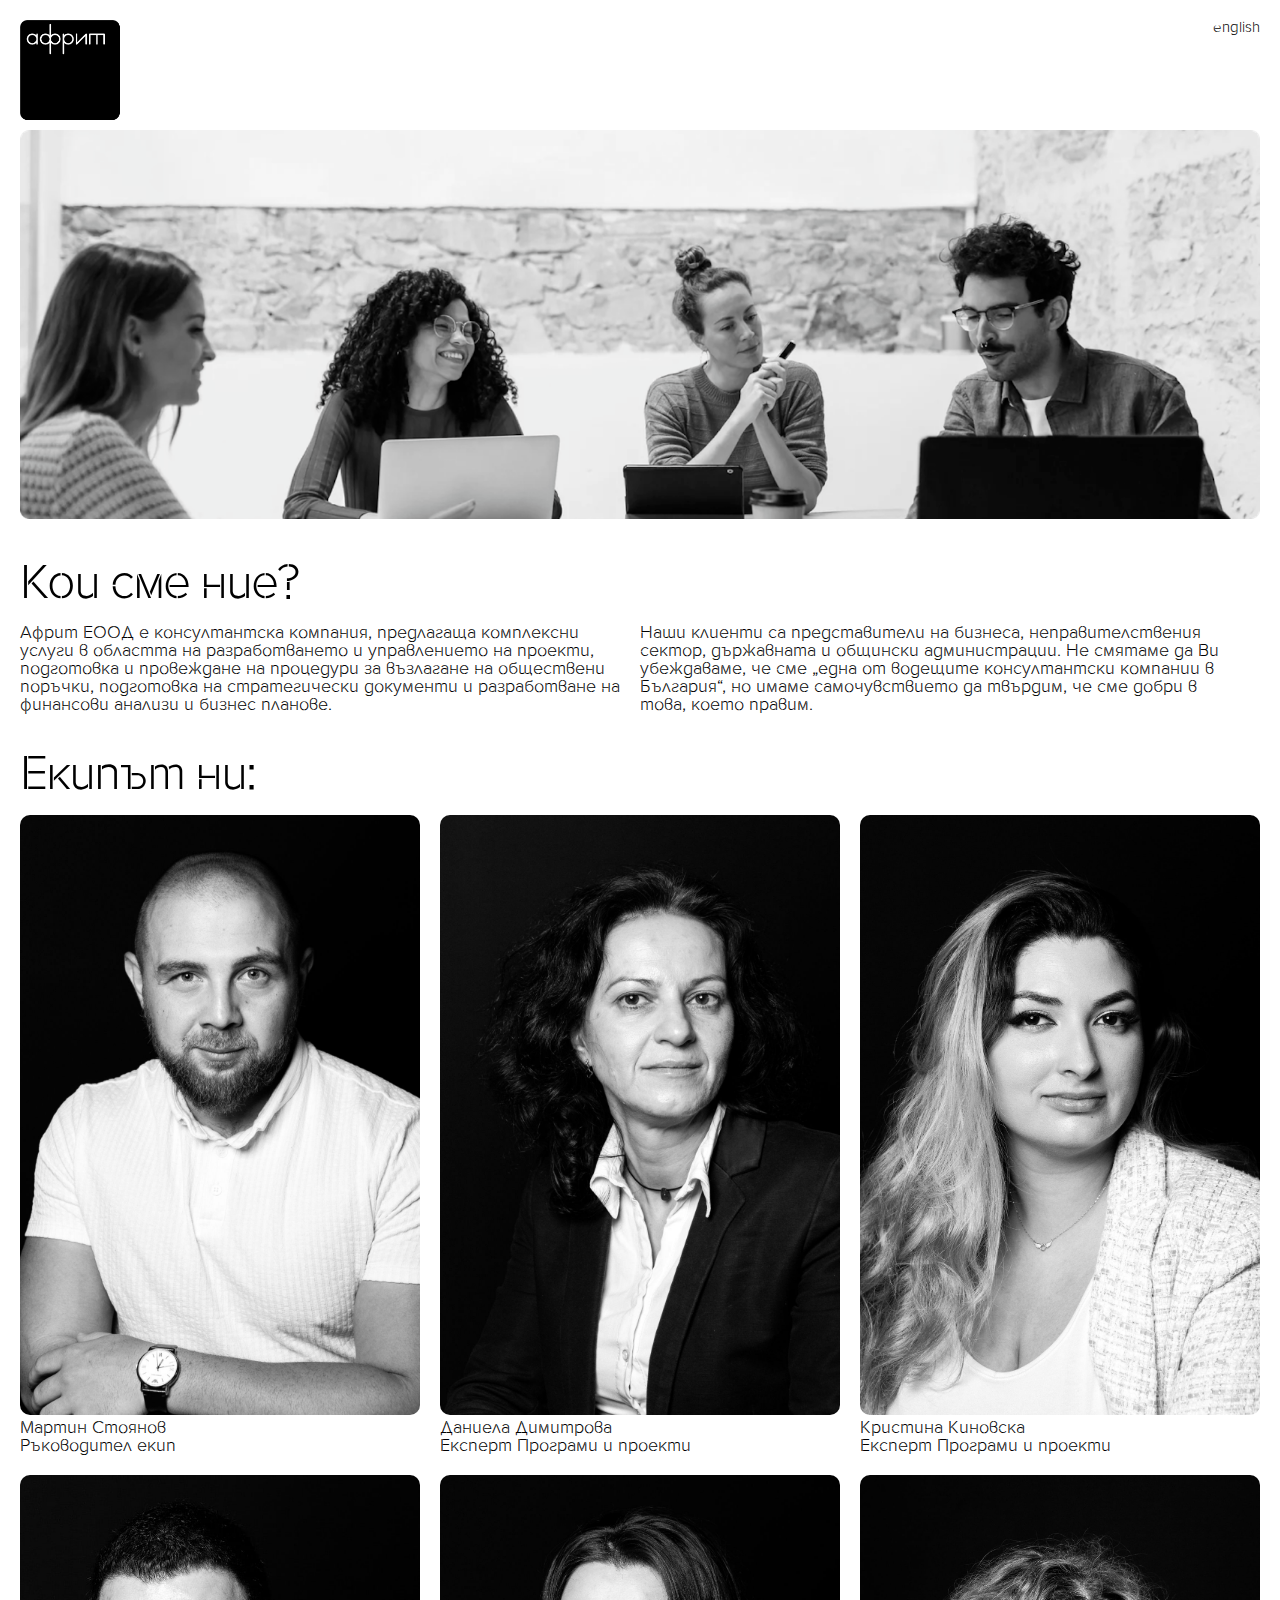
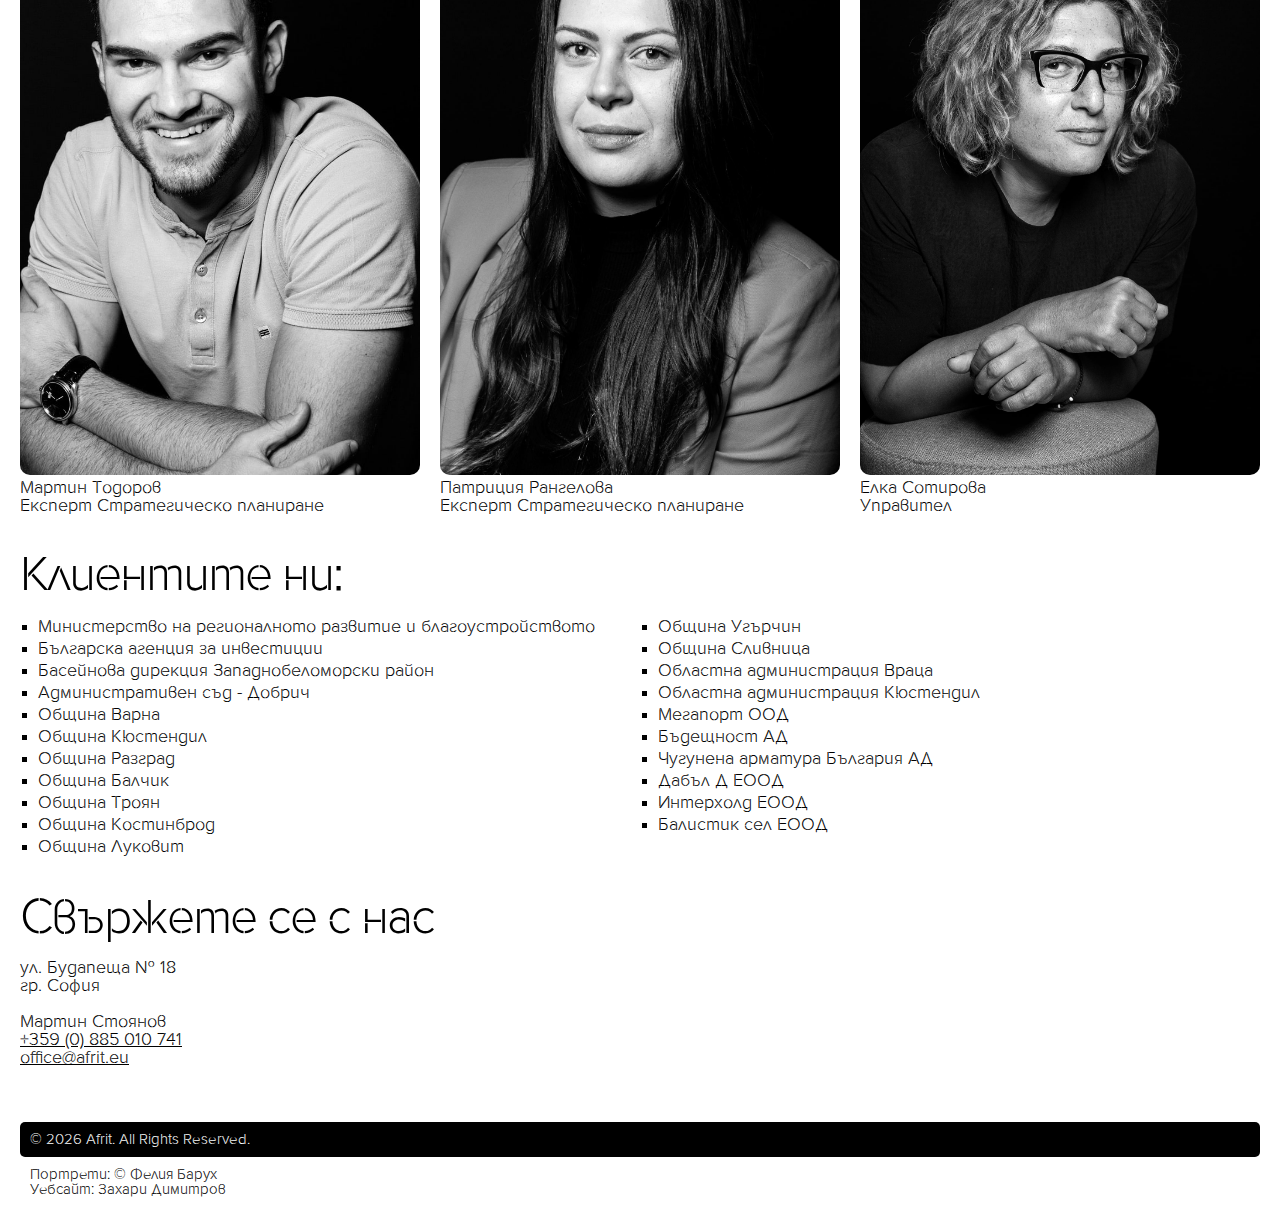
<file: index.html>
<!DOCTYPE html>
<html lang="bg">

<head>
    <meta charset="UTF-8" />
    <title>Африт</title>
    <meta name="viewport" content="width=device-width,initial-scale=1" />
    <meta name="description" content="АФРИТ - Консултантски услуги" />
    <!--  <link href="https://cdn.jsdelivr.net/npm/modern-normalize@v2.0.0/modern-normalize.min.css" rel="stylesheet">-->
    <link rel="stylesheet" type="text/css" href="style.css" />
    <link rel="apple-touch-icon" sizes="180x180" href="/apple-touch-icon.png">
<link rel="icon" type="image/png" sizes="32x32" href="/favicon-32x32.png">
<link rel="icon" type="image/png" sizes="16x16" href="/favicon-16x16.png">
<link rel="manifest" href="/site.webmanifest">
    <meta name="theme-color" content="">
    <meta property="og:title" content="Африт" />
    <meta property="og:description" content="" />
    <meta property="og:image" content="" />
    <meta name="twitter:card" content="" />
    <meta name="twitter:site" content="" />
    <meta name="twitter:title" content="" />
    <meta name="twitter:description" content="" />
    <meta name="twitter:image" content="" />
</head>

<body>
    <main>


        <a href="index.html"><img src="Logo.png" id="header"></a>



        <div class="lang">
            <a href="en/index.html" class="btn" id="bg" data-aos="fade-down">english</a>

            <!--    <a href="index.html" class="btn" id="en">EN</a>-->
        </div>

        <div class="who">
            <img src="img/first.png" />
            <p class="title">Кои сме ние?</p>
            <div class="row">
                <div class="column">Африт EООД е консултантска компания, предлагаща комплексни услуги в областта на разработването и управлението на проекти, подготовка и провеждане на процедури за възлагане на обществени поръчки, подготовка на стратегически документи и разработване на финансови анализи и бизнес планове.</div>
                <div class="column">Наши клиенти са представители на бизнеса, неправителствения сектор, държавната и общински администрации. Не смятаме да Ви убеждаваме, че сме „една от водещите консултантски компании в България“, но имаме самочувствието да твърдим, че сме добри в това, което правим.</div>
            </div>
        </div>

        <div class="team">
            <p class="title">Екипът ни:</p>
            <div class="container">
                <figure><img src="img/Мартин Стоянов.jpg"/><figcaption>Мартин Стоянов<br>Ръководител екип</figcaption></figure>
                <figure><img src="img/Даниела Димитрова.jpg"/><figcaption>Даниела Димитрова<br>Експерт Програми и проекти</figcaption></figure>
                <figure><img src="img/Кристина Киновска.jpg"/><figcaption>Кристина Киновска<br>Експерт Програми и проекти</figcaption></figure>
                
                
                <figure><img src="img/Мартин Тодоров.jpg"/><figcaption>Мартин Тодоров<br>Експерт Стратегическо планиране</figcaption></figure>
                
                <figure><img src="img/Патриция Рангелова.jpg"/><figcaption>Патриция Рангелова<br>Експерт Стратегическо планиране</figcaption></figure>
                <figure><img src="img/Ellie.jpg"/><figcaption>Елка Сотирова<br>Управител</figcaption></figure>

            </div>
        </div>
      

        <div class="clients">
            <p class="title">Клиентите ни:</p>

            <div class="clientlist">
                <ul>
                    <li>Министерство на регионалното развитие и благоустройството</li>
                    <li>Българска агенция за инвестиции</li>
                    <li>Басейнова дирекция Западнобеломорски район</li>
                    <li>Административен съд - Добрич</li>
                    <li>Община Варна</li>
                    <li>Община Кюстендил</li>
                    <li>Община Разград</li>
                    <li>Община Балчик</li>
                    <li>Община Троян</li>
                    <li>Община Костинброд</li>
                     <li>Община Луковит</li>
                    <li>Община Угърчин</li>
                    <li>Община Сливница</li>
                    <li>Областна администрация Враца</li>
                    <li>Областна администрация Кюстендил</li>
                    <li>Мегапорт ООД</li>
                    <li>Бъдещност АД</li>
                    <li>Чугунена арматура България АД</li>
                    <li>Дабъл Д ЕООД</li>
                    <li>Интерхолд ЕООД</li>
                    <li>Балистик сел ЕООД</li>
                </ul>
            </div>

        </div>

        <div class="contact">
            <p class="title">Свържете се с&nbsp;нас</p>
            <p>ул. Будапеща № 18<br>
гр. София<br><br>Мартин Стоянов<br>
                <a href="tel:+359885010741">+359 (0) 885 010 741</a><br>
                <a href = "mailto: &#111;&#102;&#102;&#105;&#099;&#101;&#064;&#097;&#102;&#114;&#105;&#116;&#046;&#101;&#117;">&#111;&#102;&#102;&#105;&#099;&#101;&#064;&#097;&#102;&#114;&#105;&#116;&#046;&#101;&#117;</a></p>
        </div>


    </main>

   
    
      <footer>
    © <script>
            document.write(new Date().getFullYear())

        </script> Afrit. All Rights Reserved.
    
    </footer>
    <p class="credits"><a href="https://pheliabarouh.com/" target="_blank">Портрети: © Фелия Барух</a><br><a href="https://zahari.xyz/" target="_blank">Уебсайт: Захари Димитров</a>
    </p>

    <script src="app.js"></script>
</body>

</html>
</file>
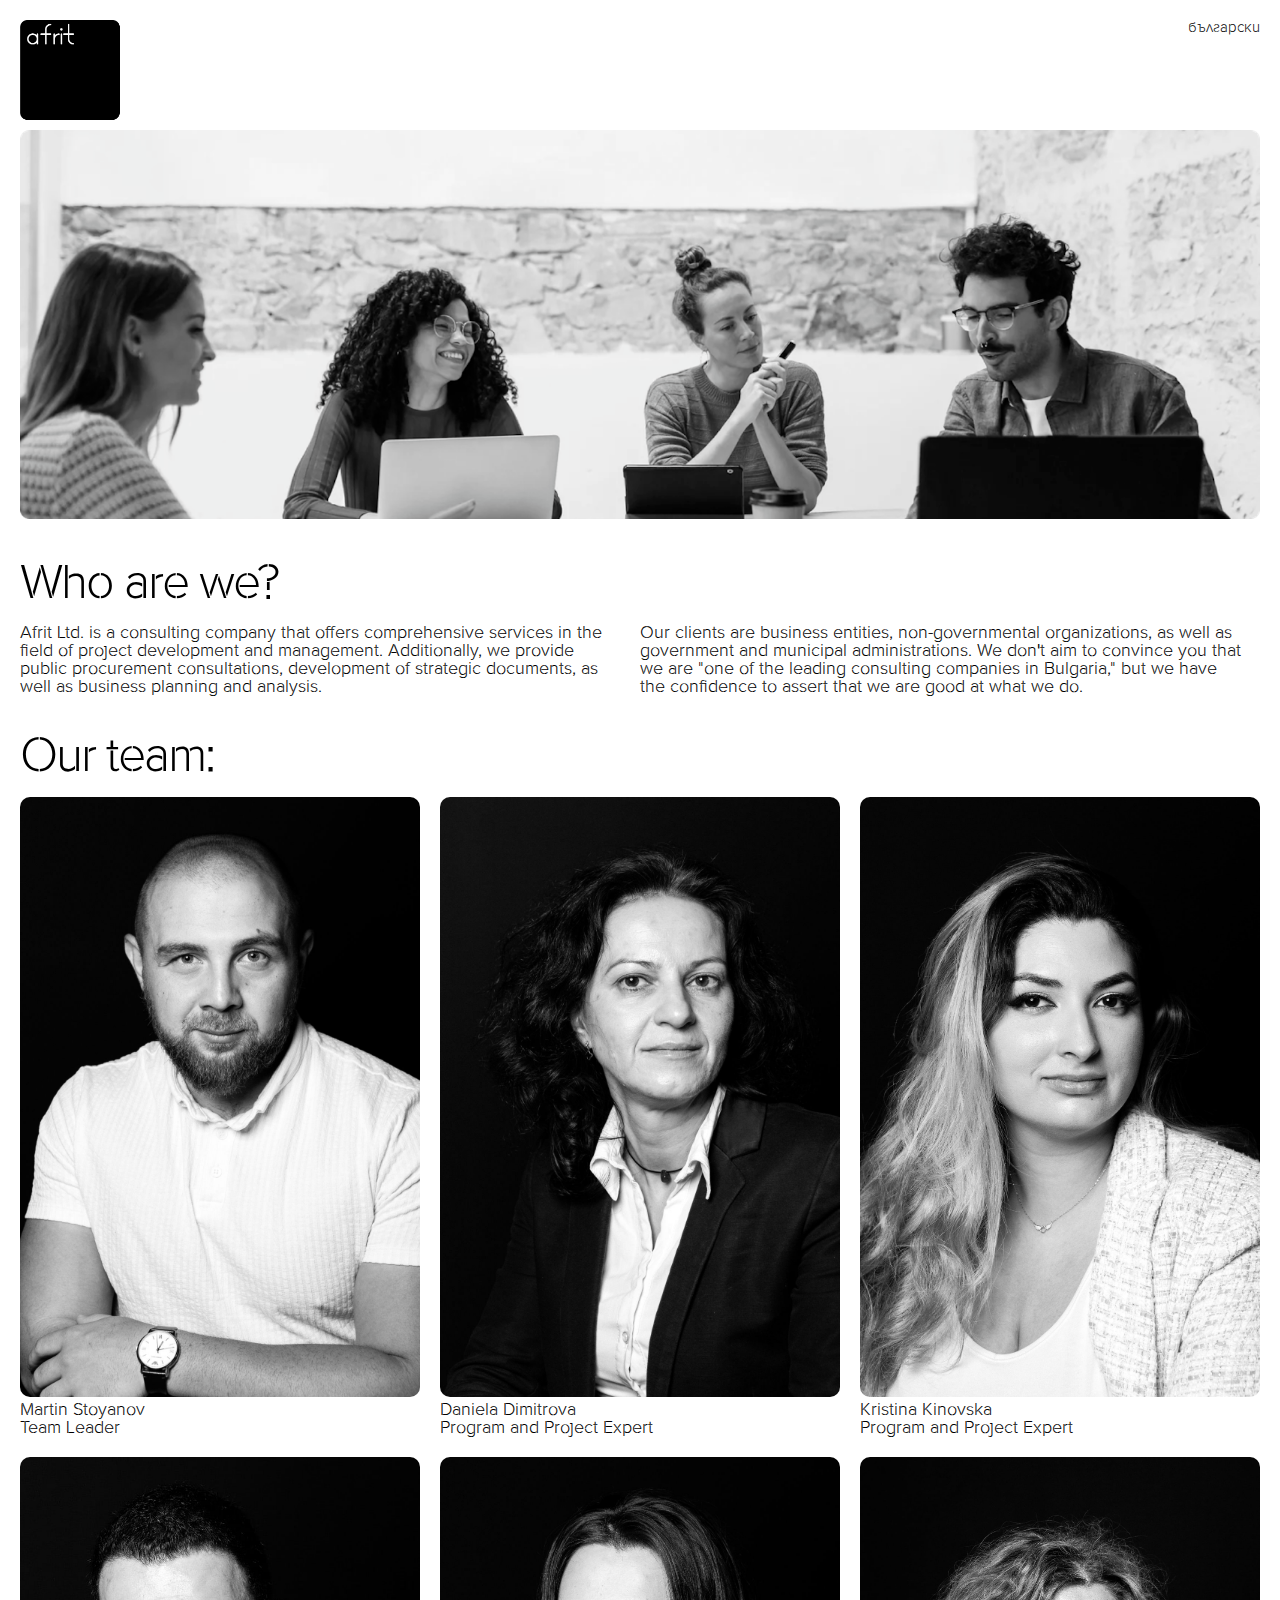
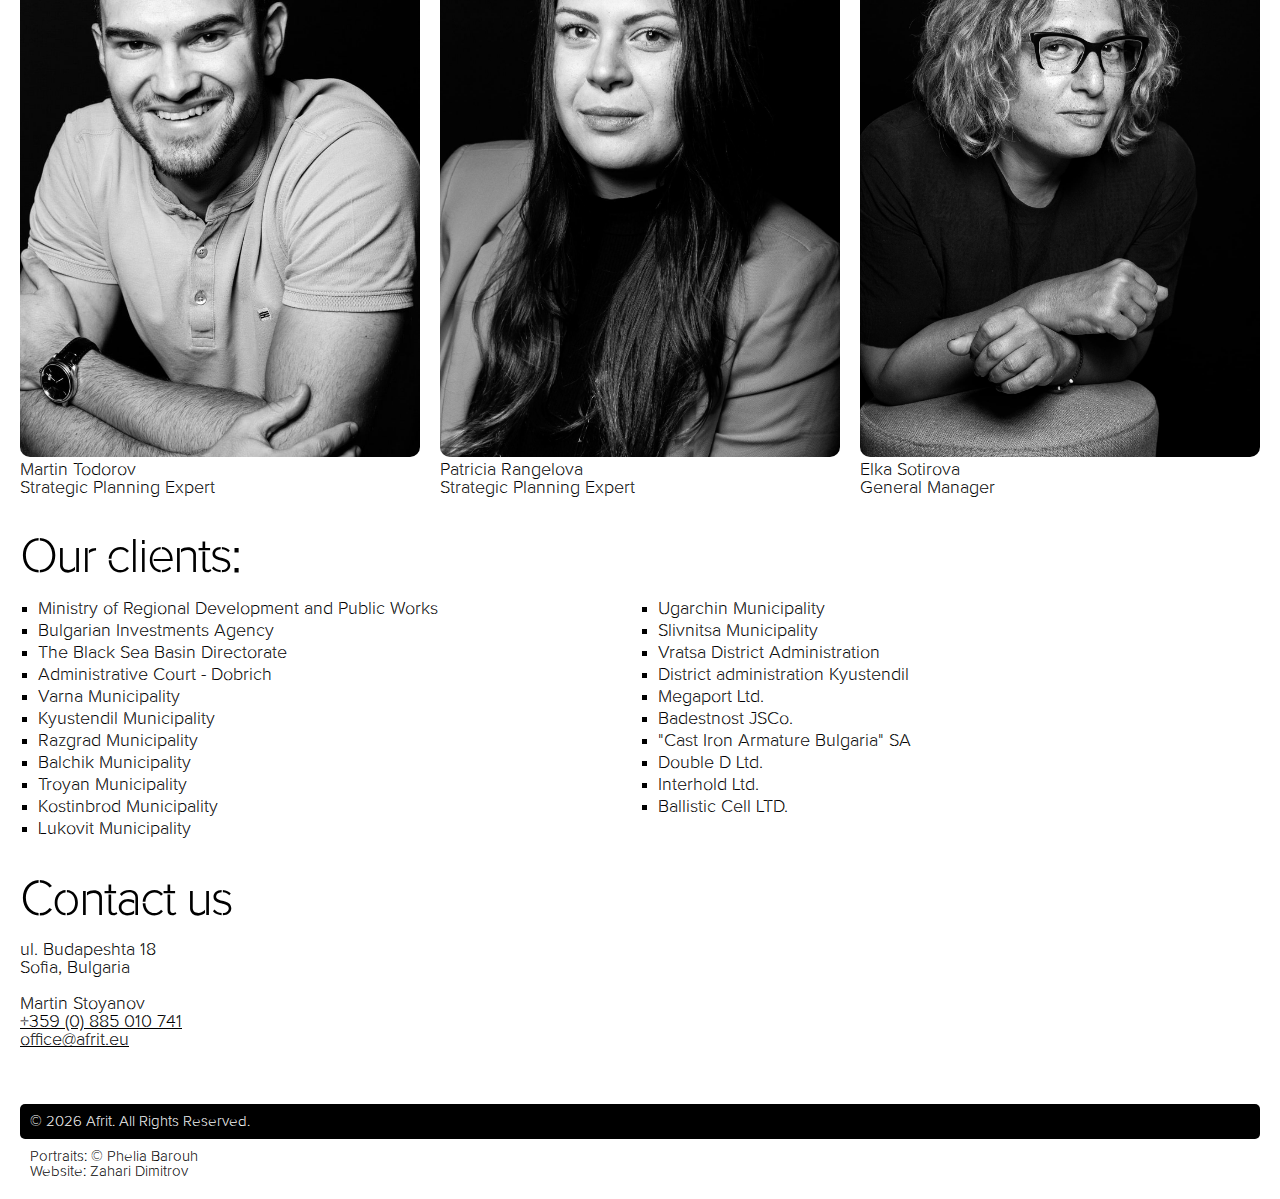
<file: en/index.html>
<!DOCTYPE html>
<html lang="en">

<head>
    <meta charset="UTF-8" />
    <title>Afrit</title>
    <meta name="viewport" content="width=device-width,initial-scale=1" />
    <meta name="description" content="AFRIT - Consulting Services" />
    <!--  <link href="https://cdn.jsdelivr.net/npm/modern-normalize@v2.0.0/modern-normalize.min.css" rel="stylesheet">-->
    <link rel="stylesheet" type="text/css" href="../style.css" />
    <link rel="apple-touch-icon" sizes="180x180" href="../apple-touch-icon.png">
<link rel="icon" type="image/png" sizes="32x32" href="../favicon-32x32.png">
<link rel="icon" type="image/png" sizes="16x16" href="../favicon-16x16.png">
<link rel="manifest" href="../site.webmanifest">
    <meta name="theme-color" content="">
    <meta property="og:title" content="Африт" />
    <meta property="og:description" content="" />
    <meta property="og:image" content="" />
    <meta name="twitter:card" content="" />
    <meta name="twitter:site" content="" />
    <meta name="twitter:title" content="" />
    <meta name="twitter:description" content="" />
    <meta name="twitter:image" content="" />
</head>

<body>
    <main>


        <a href="index.html"><img src="Logo_en.png" id="header"></a>

        <div class="lang">
            <a href="../index.html" class="btn" id="bg" data-aos="fade-down">български</a>

            <!--    <a href="index.html" class="btn" id="en">EN</a>-->
        </div>

        <div class="who">
            <img src="../img/first.png" />
            <p class="title">Who are we?</p>
            <div class="row">
                <div class="column">Afrit Ltd. is a consulting company that offers comprehensive services in the field of project development and management. Additionally, we provide public procurement consultations, development of strategic documents, as well as business planning and analysis.</div>
                <div class="column">Our clients are business entities, non-governmental organizations, as well as government and municipal administrations. We don't aim to convince you that we are "one of the leading consulting companies in Bulgaria," but we have the confidence to assert that we are good at what we do.</div>
            </div>
        </div>

        <div class="team">
            <p class="title">Our team:</p>
            <div class="container">
                <figure><img src="../img/Мартин Стоянов.jpg"/><figcaption>Martin Stoyanov<br>Team Leader</figcaption></figure>
                <figure><img src="../img/Даниела Димитрова.jpg"/><figcaption>Daniela Dimitrova<br>Program and Project Expert</figcaption></figure>
                <figure><img src="../img/Кристина Киновска.jpg"/><figcaption>Kristina Kinovska<br>Program and Project Expert</figcaption></figure>
                
                
                <figure><img src="../img/Мартин Тодоров.jpg"/><figcaption>Martin Todorov<br>Strategic Planning Expert</figcaption></figure>
                
                <figure><img src="../img/Патриция Рангелова.jpg"/><figcaption>Patricia Rangelova<br>Strategic Planning Expert</figcaption></figure>
                <figure><img src="../img/Ellie.jpg"/><figcaption>Elka Sotirova<br>General Manager</figcaption></figure>

            </div>
        </div>
      

        <div class="clients">
            <p class="title">Our clients:</p>

            <div class="clientlist">
                <ul>
                    <li>Ministry of Regional Development and Public Works</li>
                    <li>Bulgarian Investments Agency</li>
                    <li>The Black Sea Basin Directorate</li>
                    <li>Administrative Court - Dobrich</li>
                    <li>Varna Municipality</li>
                    <li>Kyustendil Municipality</li>
                    <li>Razgrad Municipality</li>
                    <li>Balchik Municipality</li>
                    <li>Troyan Municipality</li>
                    <li>Kostinbrod Municipality</li>
                     <li>Lukovit Municipality</li>
                    <li>Ugarchin Municipality</li>
                    <li>Slivnitsa Municipality</li>
                    <li>Vratsa District Administration</li>
                    <li>District administration Kyustendil</li>
                    <li>Megaport Ltd.</li>
                    <li>Badestnost JSCo.</li>
                    <li>"Cast Iron Armature Bulgaria" SA</li>
                    <li>Double D Ltd.</li>
                    <li>Interhold Ltd.</li>
                    <li>Ballistic Cell LTD.</li>
                </ul>
            </div>

        </div>

        <div class="contact">
            <p class="title">Contact us</p>
            <p>ul. Budapeshta 18<br>
Sofia, Bulgaria<br><br>Martin Stoyanov<br>
                <a href="tel:+359885010741">+359 (0) 885 010 741</a><br>
                <a href = "mailto: &#111;&#102;&#102;&#105;&#099;&#101;&#064;&#097;&#102;&#114;&#105;&#116;&#046;&#101;&#117;">&#111;&#102;&#102;&#105;&#099;&#101;&#064;&#097;&#102;&#114;&#105;&#116;&#046;&#101;&#117;</a></p>
        </div>


    </main>
  
    
    
    <footer>
    © <script>
            document.write(new Date().getFullYear())

        </script> Afrit. All Rights Reserved.
    
    </footer>
    <p class="credits"><a href="https://pheliabarouh.com/" target="_blank">Portraits: © Phelia Barouh </a><br><a href="https://zahari.xyz/" target="_blank">Website: Zahari Dimitrov</a>
    </p>

    <script src="../app.js"></script>
</body>

</html>
</file>
<file: style.css>
* {
    -webkit-font-smoothing: antialiased;
    -moz-osx-font-smoothing: grayscale;
    box-sizing: border-box;
    /*     padding: 10px;*/
}

::-moz-selection {
    /* Code for Firefox */
    color: white;
    background: black;
}

::selection {
    color: white;
    background: black;
}

body {
    margin: 20px;
}



@font-face {
    font-family: "Rafale";
    src: url("Rafale-BG.otf") format("opentype");
}

ul,
p {
    margin-block-start: 0;
    margin-block-end: 0;
}

#header {
    position: fixed;
    /* Fixed position - sit on top of the page */
    top: 20px;
    width: 100px;
    /* Full width */
    transition: 0.2s;
    z-index: 999999;
}


.lang {
    font-family: 'Rafale';
    display: inline-block;
    float: right;
    right: 0px;
    margin-right: 20px;
    top: 20px;
    z-index: 999999;
    position: absolute;
    font-size: 15px;

}

.lang a {
    text-decoration: none;
    color: black;
}



.lang a:visited {
    text-decoration: none;
    color: black;
}

.lang a:hover,
.lang a:focus {
    text-decoration: none;
    color: grey;
}

footer a {
    text-decoration: none;
    color: #fff;
}

footer a:visited {
    text-decoration: none;
    color: #fff;
}

footer a:hover,
footer a:focus {
    text-decoration: none;
    color: grey;
}

.title {
    /*    width:100%;*/
    font-family: 'Rafale';
    font-size: 50px;
    margin: 0;
    padding-bottom: 15px;
    padding-top: 35px;
    letter-spacing: -2px;
}

.who {
    margin-top: 130px;
    /*    margin-bottom: 40px;*/
}

.who img {
    max-inline-size: 100%;
    block-size: auto;
    min-width: 100%;
    pointer-events: none;
}

.column {
    float: left;
    width: 50%;
    padding-right: 1.2vw;
    font-family: 'Rafale';
    font-size: 18px;
}


.row:after {
    content: "";
    display: table;
    clear: both;
}




figcaption {
    font-family: 'Rafale';
    font-size: 18px;
}

.container {
    display: grid;
    grid-template-columns: 1fr 1fr 1fr;
    grid-template-rows: 1fr 1fr;
    grid-column-gap: 20px;
    grid-row-gap: 20px;
    justify-items: stretch;
    align-items: stretch;
    /*    margin-bottom: 40px;*/
}

.container figure {
    margin: 0;
    padding: 0;
    max-width: 100%;
}

.container img {
    max-width: 100%;
    border-radius: 10px;
    pointer-events: none;
}

.clients {
    /*    margin-bottom: 40px;*/
}

ul {
    columns: 2;
    -webkit-columns: 2;
    -moz-columns: 2;
    font-family: 'Rafale';
    font-size: 18px;
    padding-inline-start: 18px;
    list-style-type: square;
    line-height: 22px;
}

.contact {
    font-family: 'Rafale';
    font-size: 18px;
}

.contact a {
/*        text-decoration: none;*/
    color: black;
}

.contact a:hover {
/*        text-decoration: none;*/
    color: grey;
}

.contact a:visited {
/*        text-decoration: none;*/
    color: black;
}

footer {
    background-color: black;
    border-radius: 5px;
    color: white;
    font-family: 'Rafale';
/*    width: 100%;*/
/*    height: 20px;*/
    padding: 10px;
    font-size: 15px;
    margin-top: 55px;
}

footer span {
    float: right;
}

.credits{
font-family: 'Rafale';  
    padding-top: 10px;
    padding-bottom: 0px;
    padding-left: 10px;
    padding-right: 10px;
    font-size: 15px;
}

.credits a {
        text-decoration: none;
    color: black;
}



.credits a:visited {
        text-decoration: none;
    color: black;
}

.credits a:hover {
        text-decoration: none;
    color: grey;
}


@media (max-width: 800px) {
    .column {
        width: 100%;
        padding-bottom: 10px;
    }

    footer span {
        float: left;
    }

    footer {
   
    }

}


@media (max-width: 500px) {
    main {
/*        margin: 10px;*/
    }

    footer {
        margin-top: 20px;
    }

    .column {
        width: 100%;
        padding-bottom: 10px;
    }

    .container {
        display: block;

    }

    .container figure {
        margin-bottom: 20px;
    }

    ul {
        columns: 1;
    }

    .who {
        margin-top: 150px;
    }

    .title {
        font-size: 47px;
    }
}
</file>
